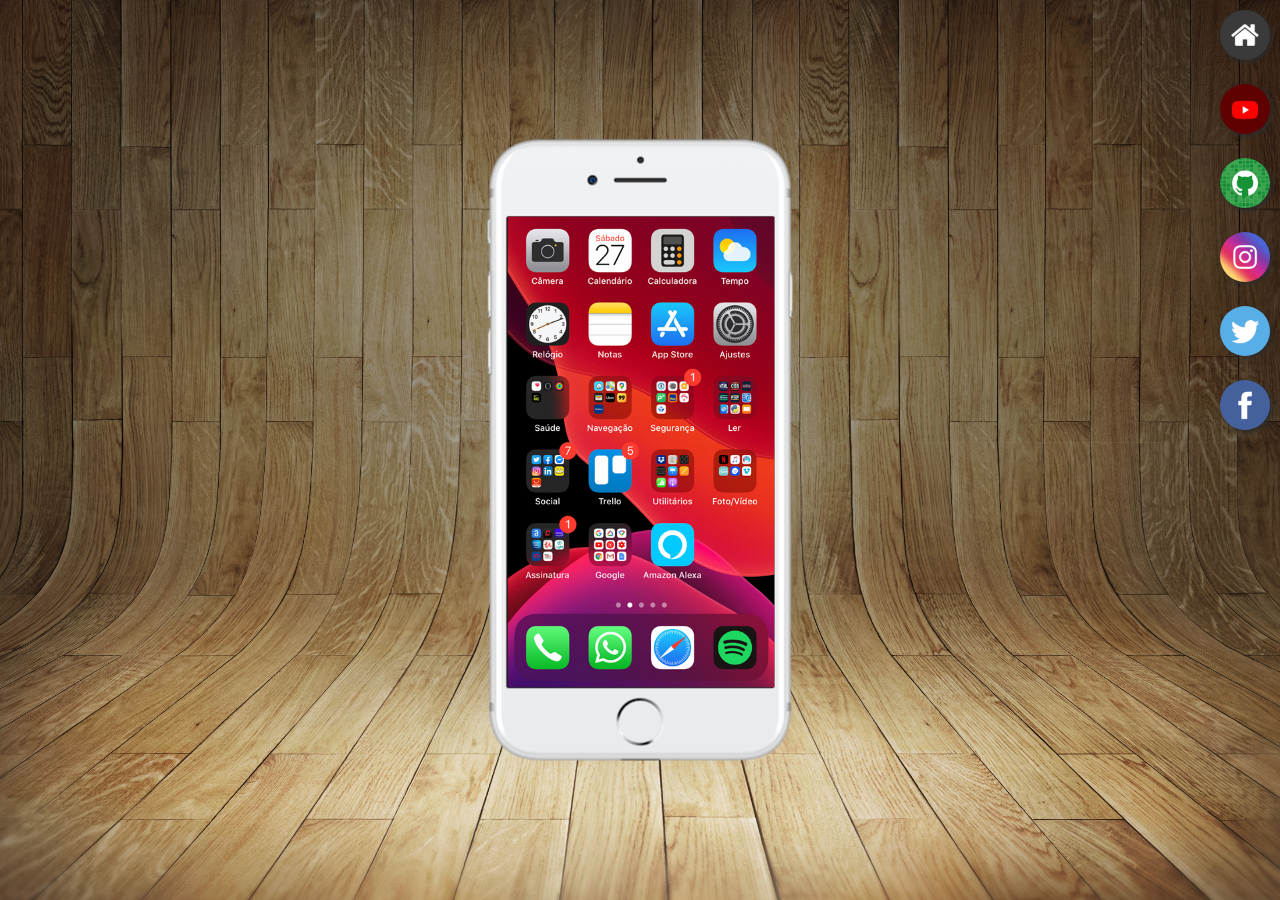
<file: index.html>
<!DOCTYPE html>
<html lang="en">
<head>
    <meta charset="UTF-8">
    <meta name="viewport" content="width=device-width, initial-scale=1.0">
    <link rel="shortcut icon" href="favicon.ico" type="image/x-icon">
    <link rel="stylesheet" href="estilos/style.css">
    <title>Projeto Redes Sociais</title>
</head>
<body>
    <main>
        <section id="telefone">
            <iframe src="home.html" name="tela" id="tela" frameborder="0">
                Seu navegador não é compativel com isso.
            </iframe>
        </section>
        <section id="redes-sociais">
            <a href="home.html" target="tela"><img src="imagens/logo-home.jpg" alt=""></a><br>
            <a href="youtube.html" target="tela"><img src="imagens/logo-youtube.jpg" alt=""></a><br>
            <a href="github.html" target="tela"><img src="imagens/logo-github.jpg" alt=""></a><br>
            <a href="#" target="tela"><img src="imagens/logo-instagram.jpg" alt=""></a><br>
            <a href="#" target="tela"><img src="imagens/logo-twitter.jpg" alt=""></a><br>
            <a href="#" target="tela"><img src="imagens/logo-facebook.jpg" alt=""></a><br>
        </section>
    </main>
</body>
</html>
</file>
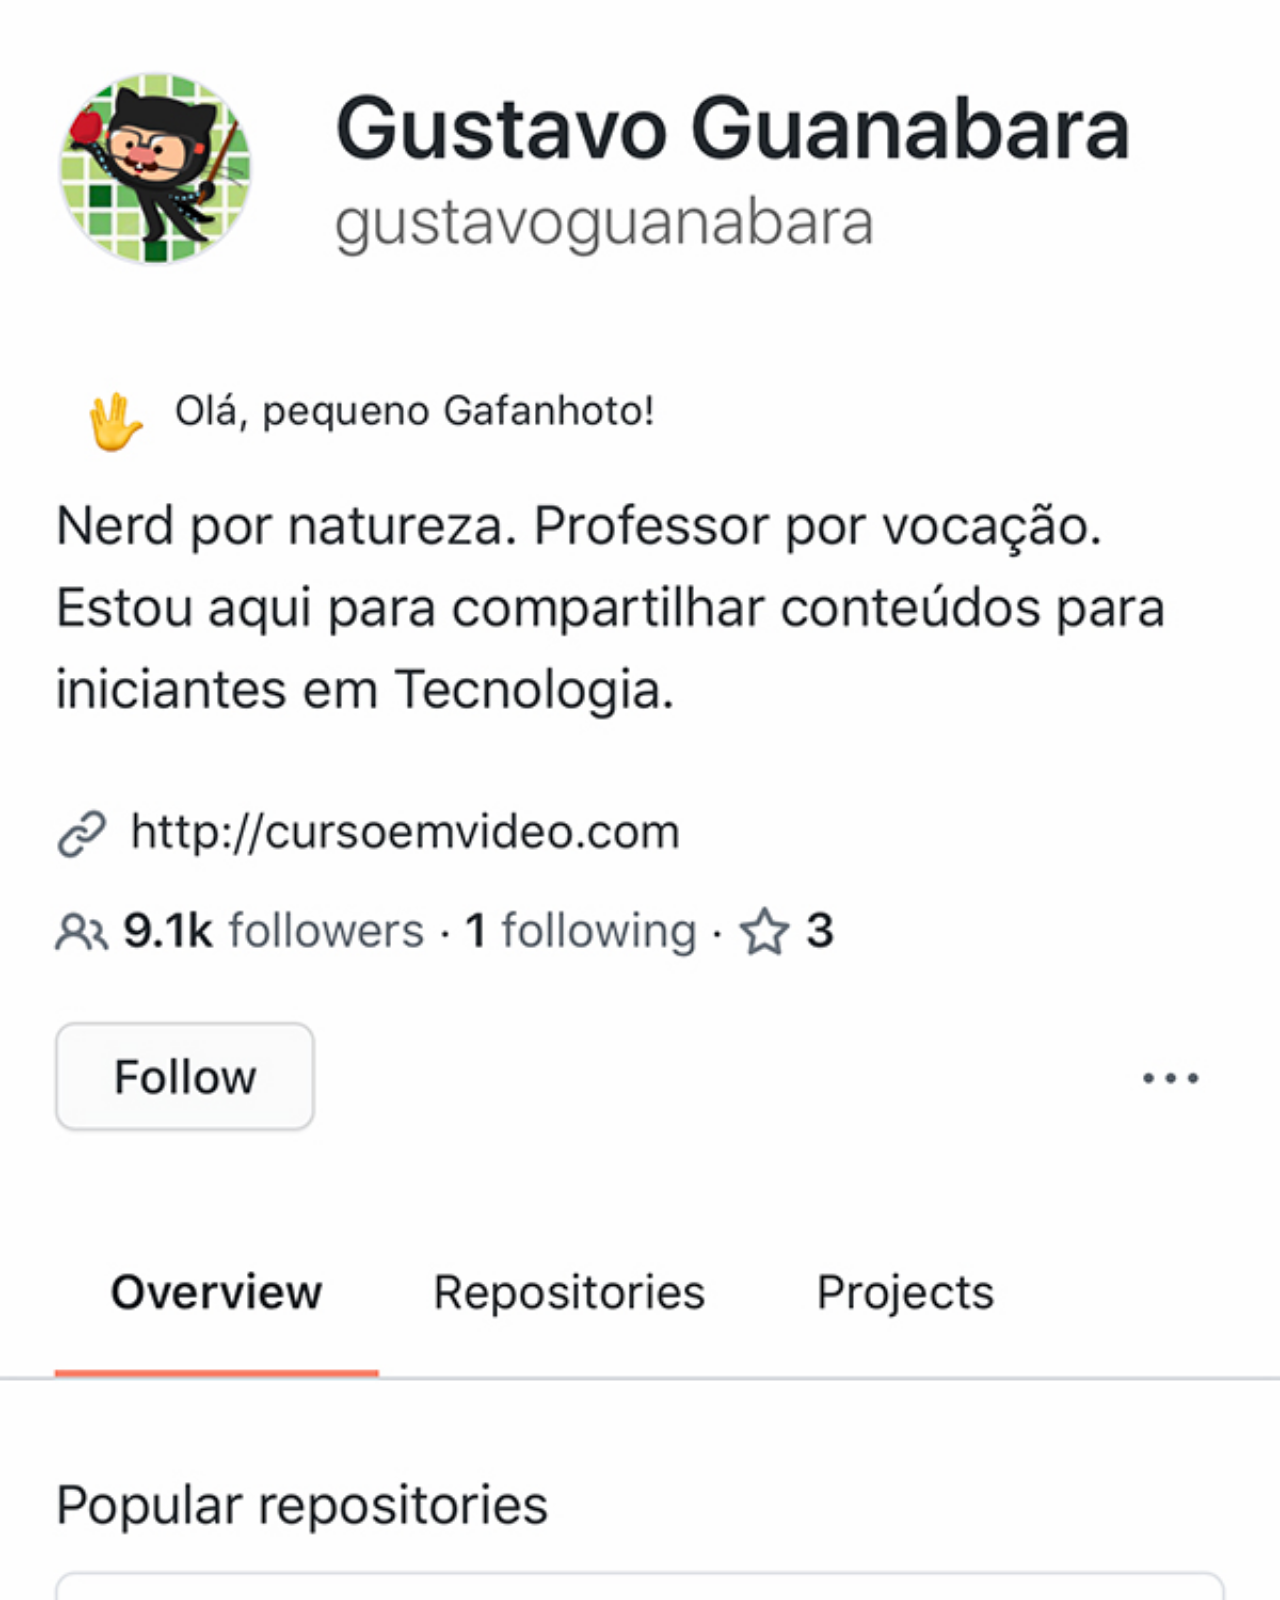
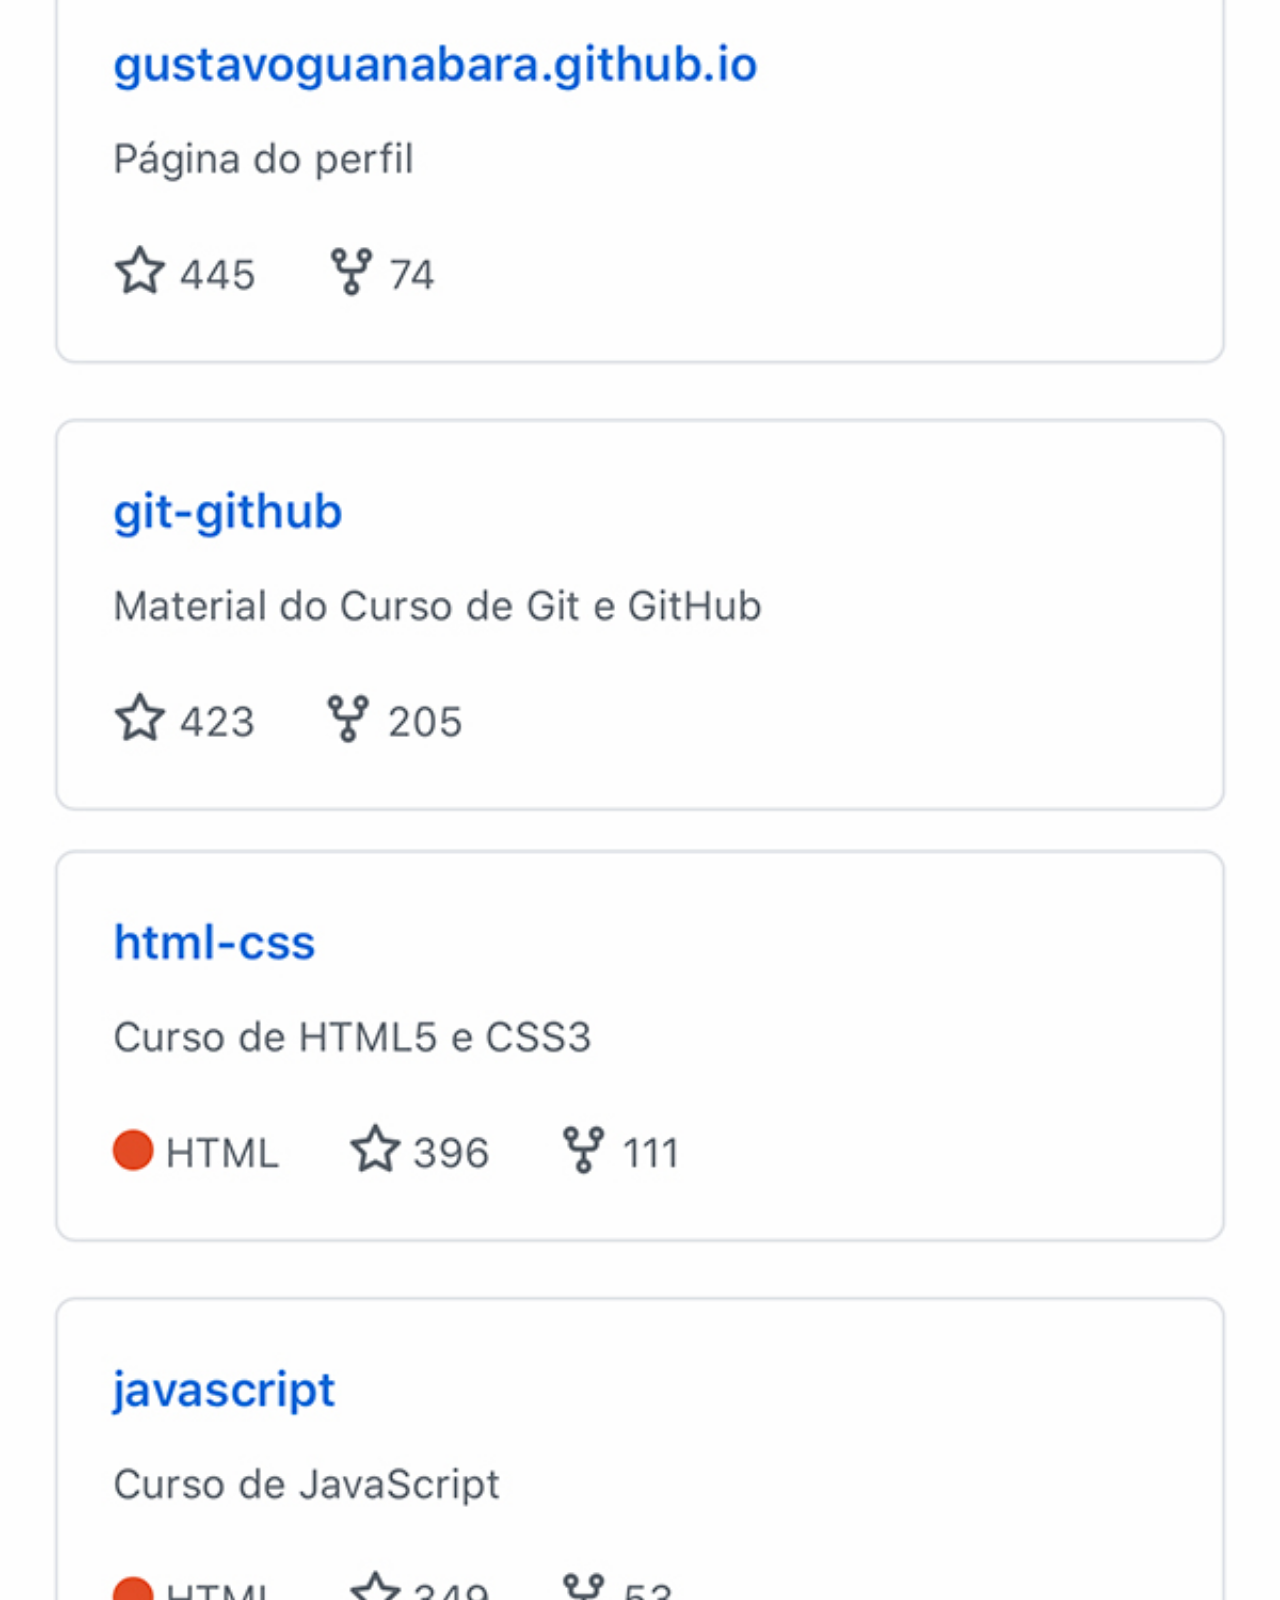
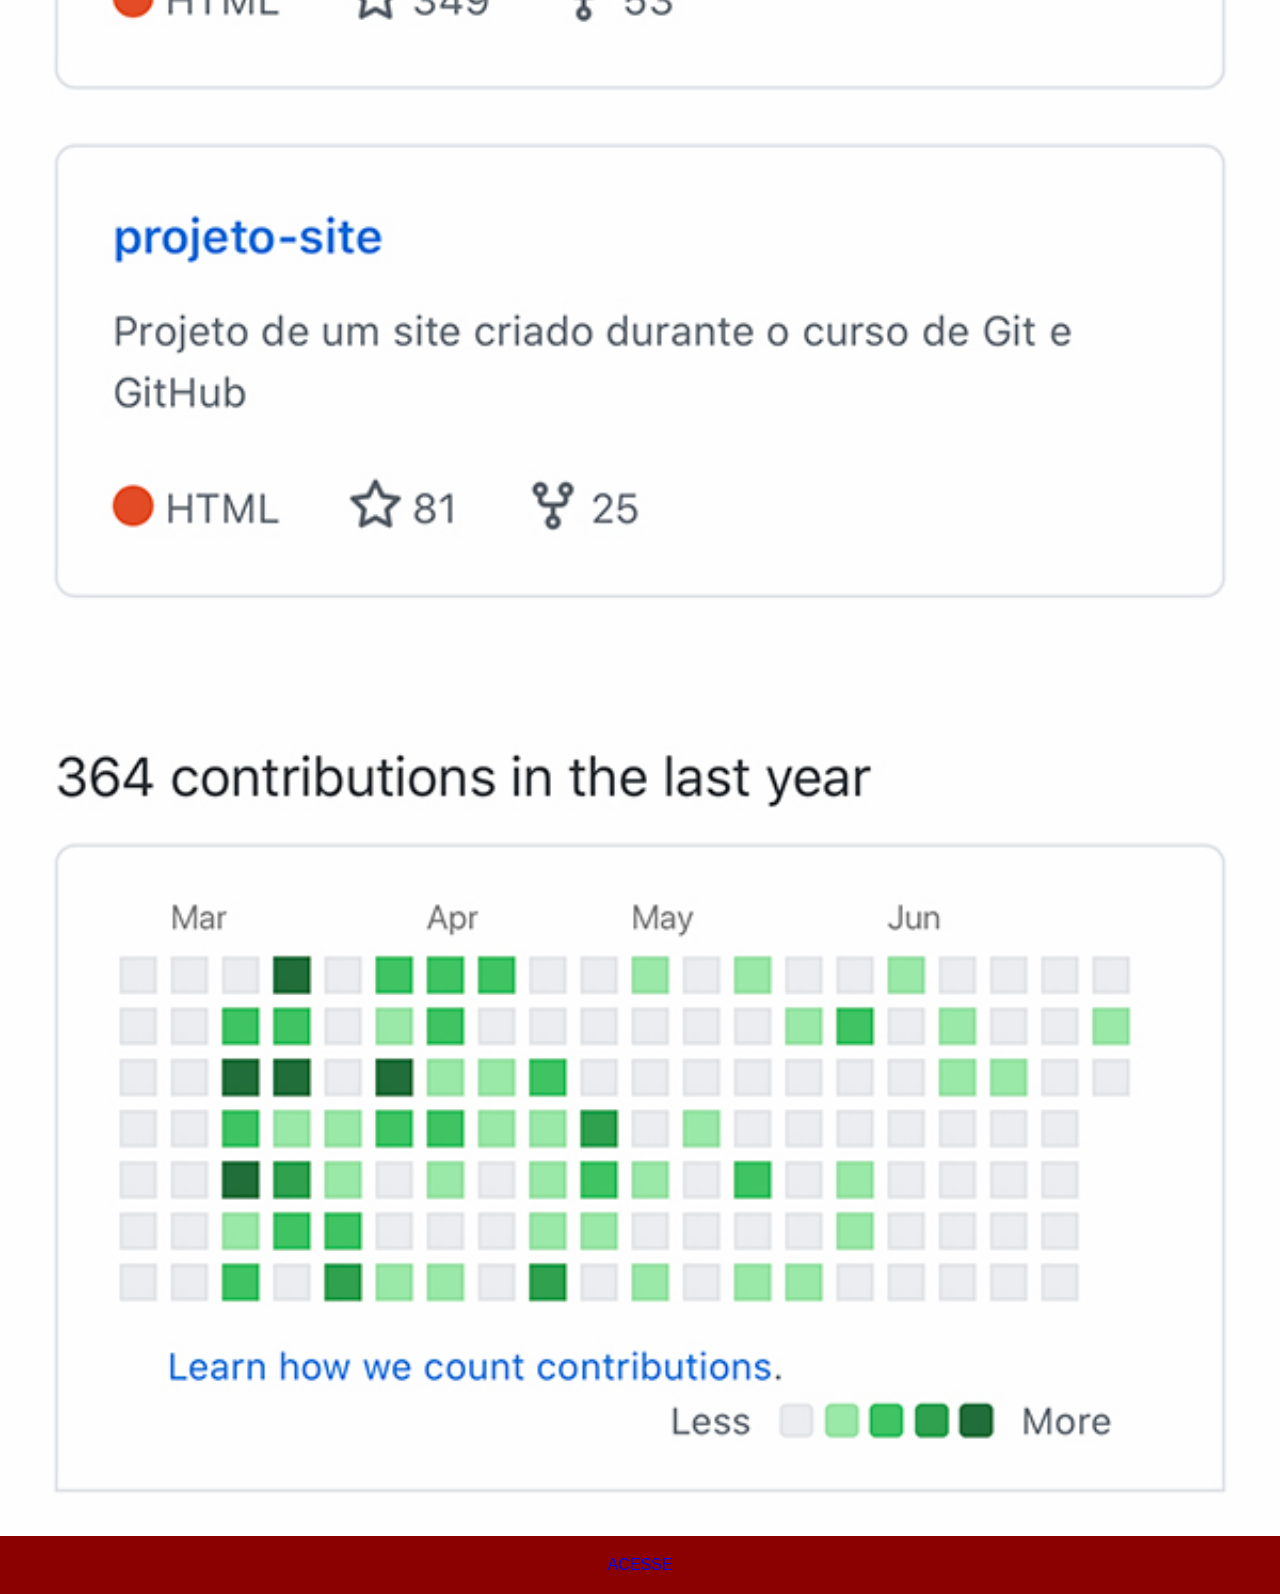
<file: github.html>
<!DOCTYPE html>
<html lang="en">
<head>
    <meta charset="UTF-8">
    <meta name="viewport" content="width=device-width, initial-scale=1.0">
    <title>Youtube</title>
  <link rel="stylesheet" href="estilos/social.css">
</head>
<body>
    <img src="imagens/tela-github.jpg" alt="github">
    <a href="#" target="_blank">ACESSE</a>
</body>
</html>
</file>
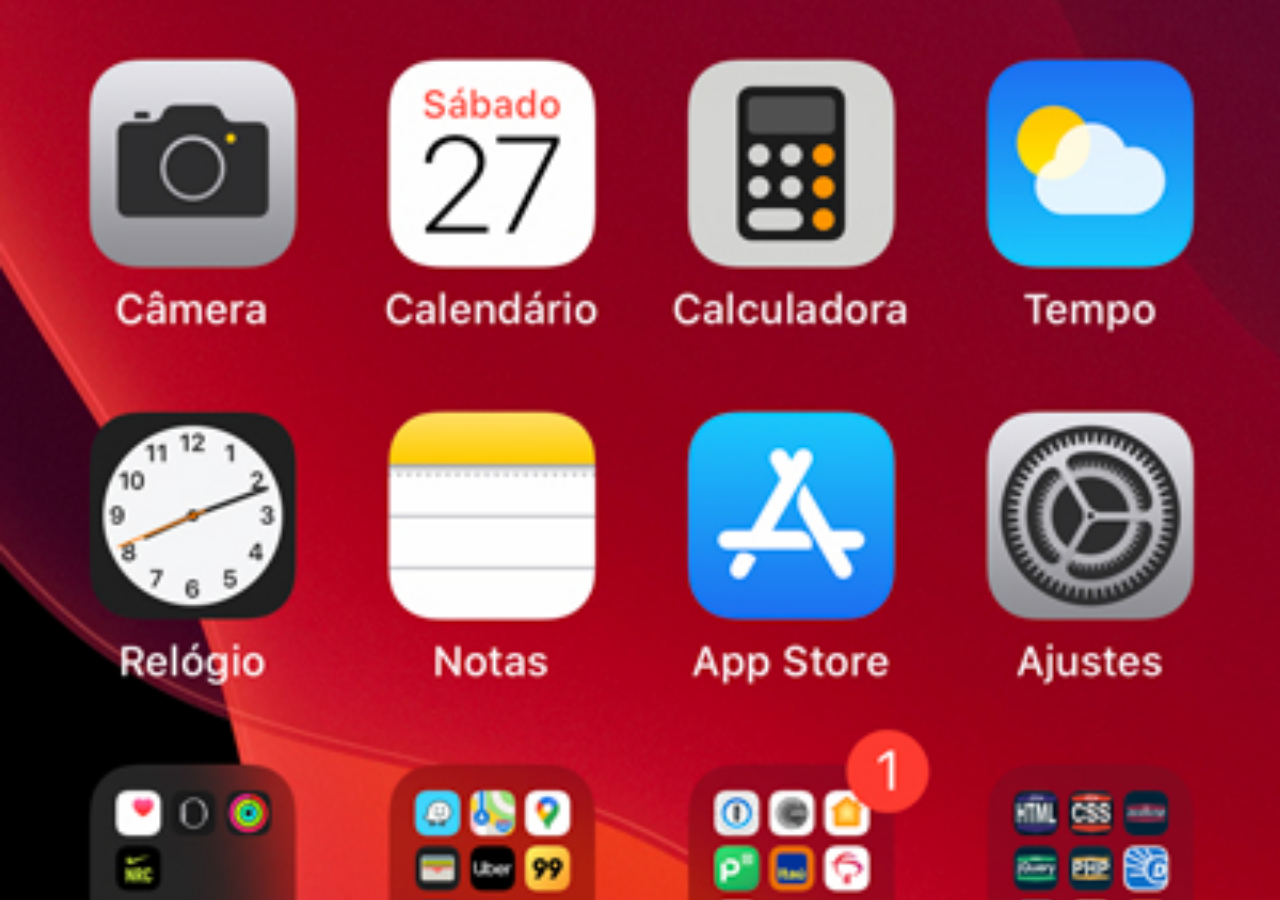
<file: home.html>
<!DOCTYPE html>
<html lang="en">
<head>
    <meta charset="UTF-8">
    <meta name="viewport" content="width=device-width, initial-scale=1.0">
    <title>home</title>
</head>
<style>
    * {
        margin: 0px;
        margin: 0px;
    }

    body {
        width: 100vw;
        height: 100vh;
        background: black url('imagens/tela-home.jpg') no-repeat top center;
        background-size: cover;
    }
</style>
<body>
    
</body>
</html>
</file>
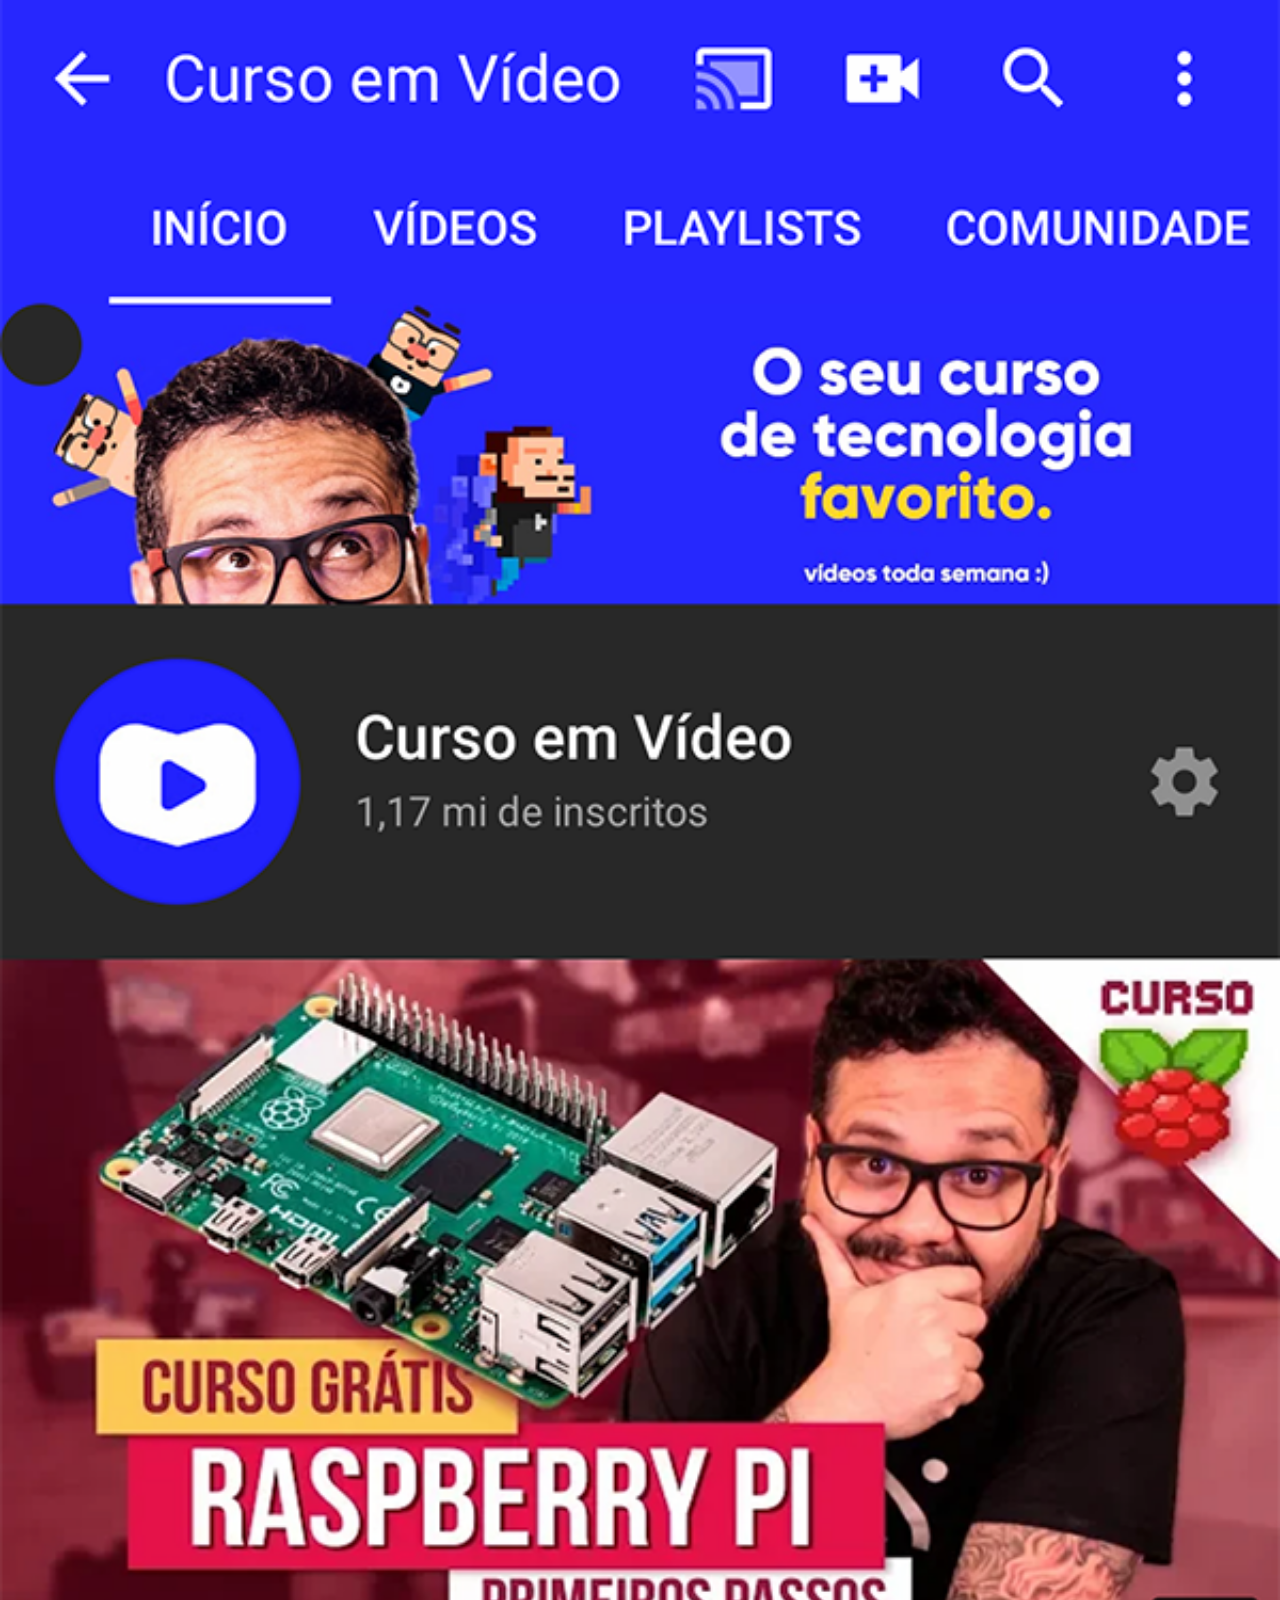
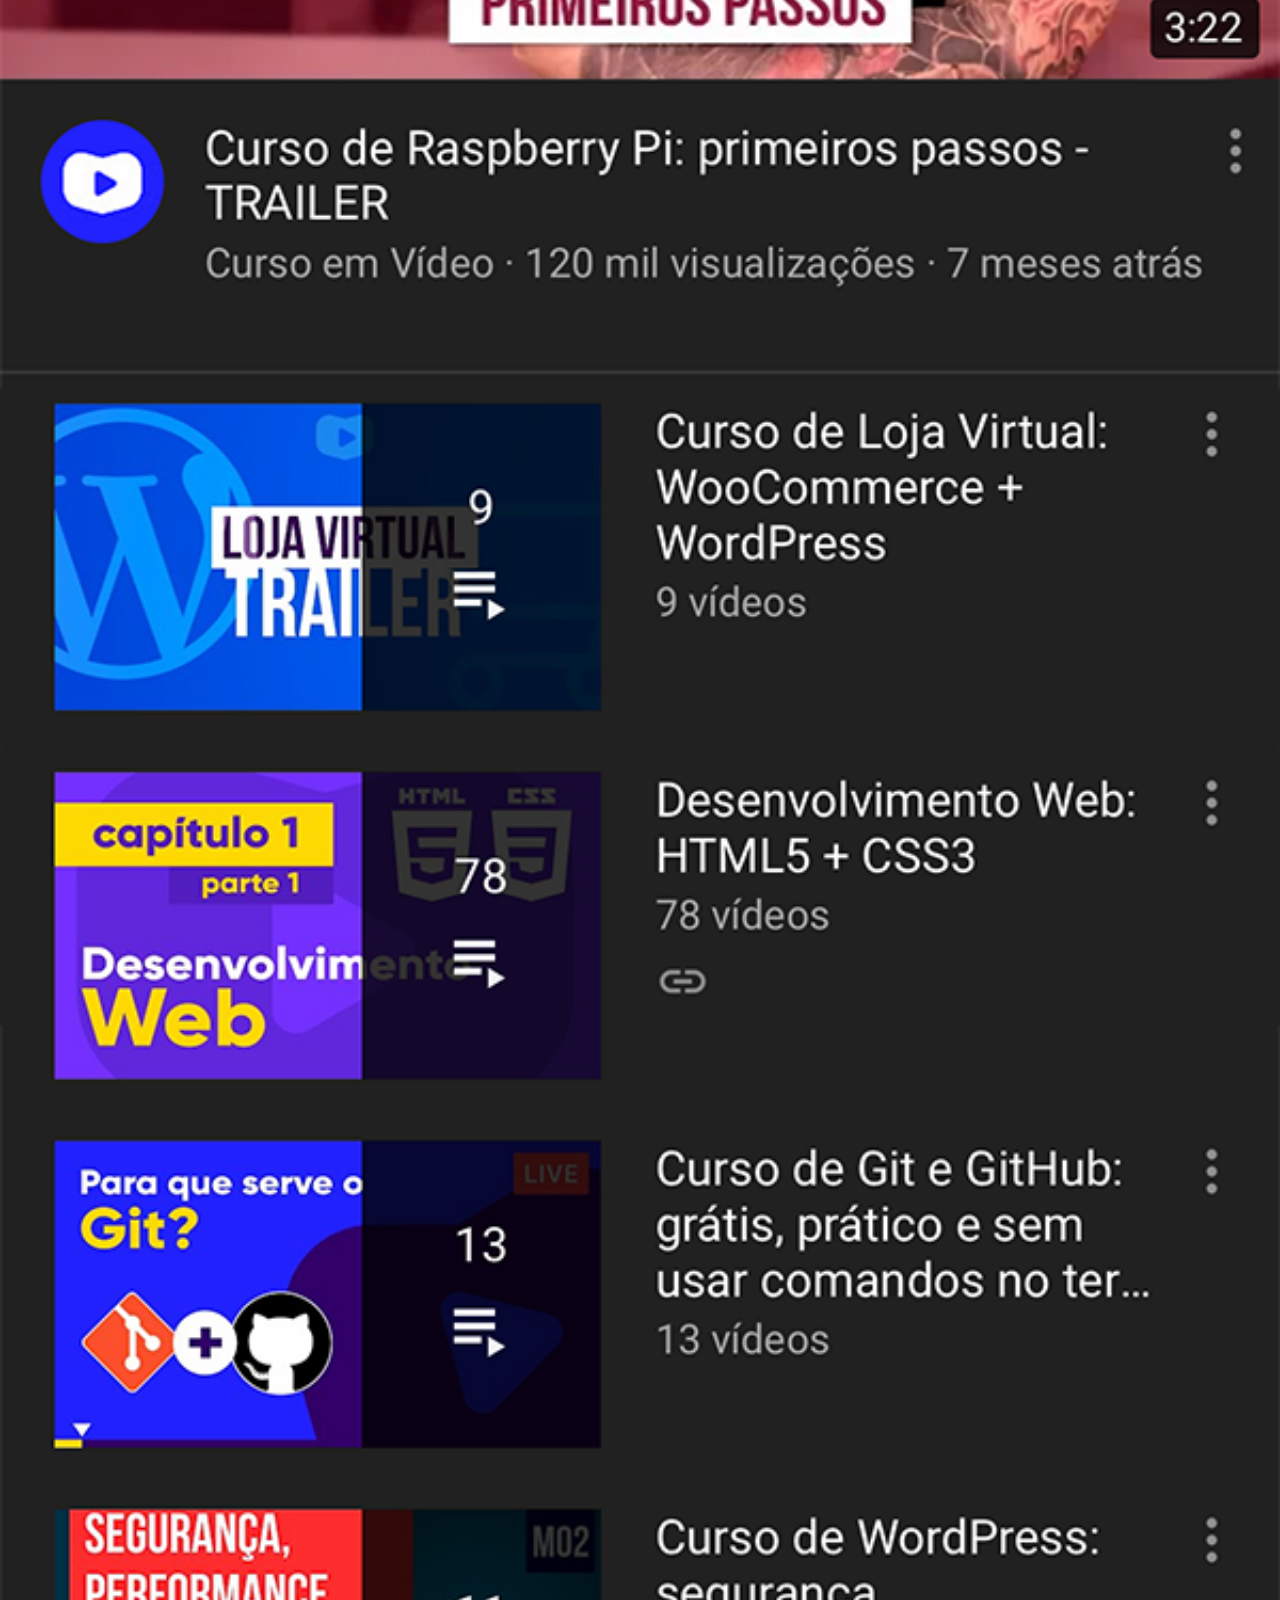
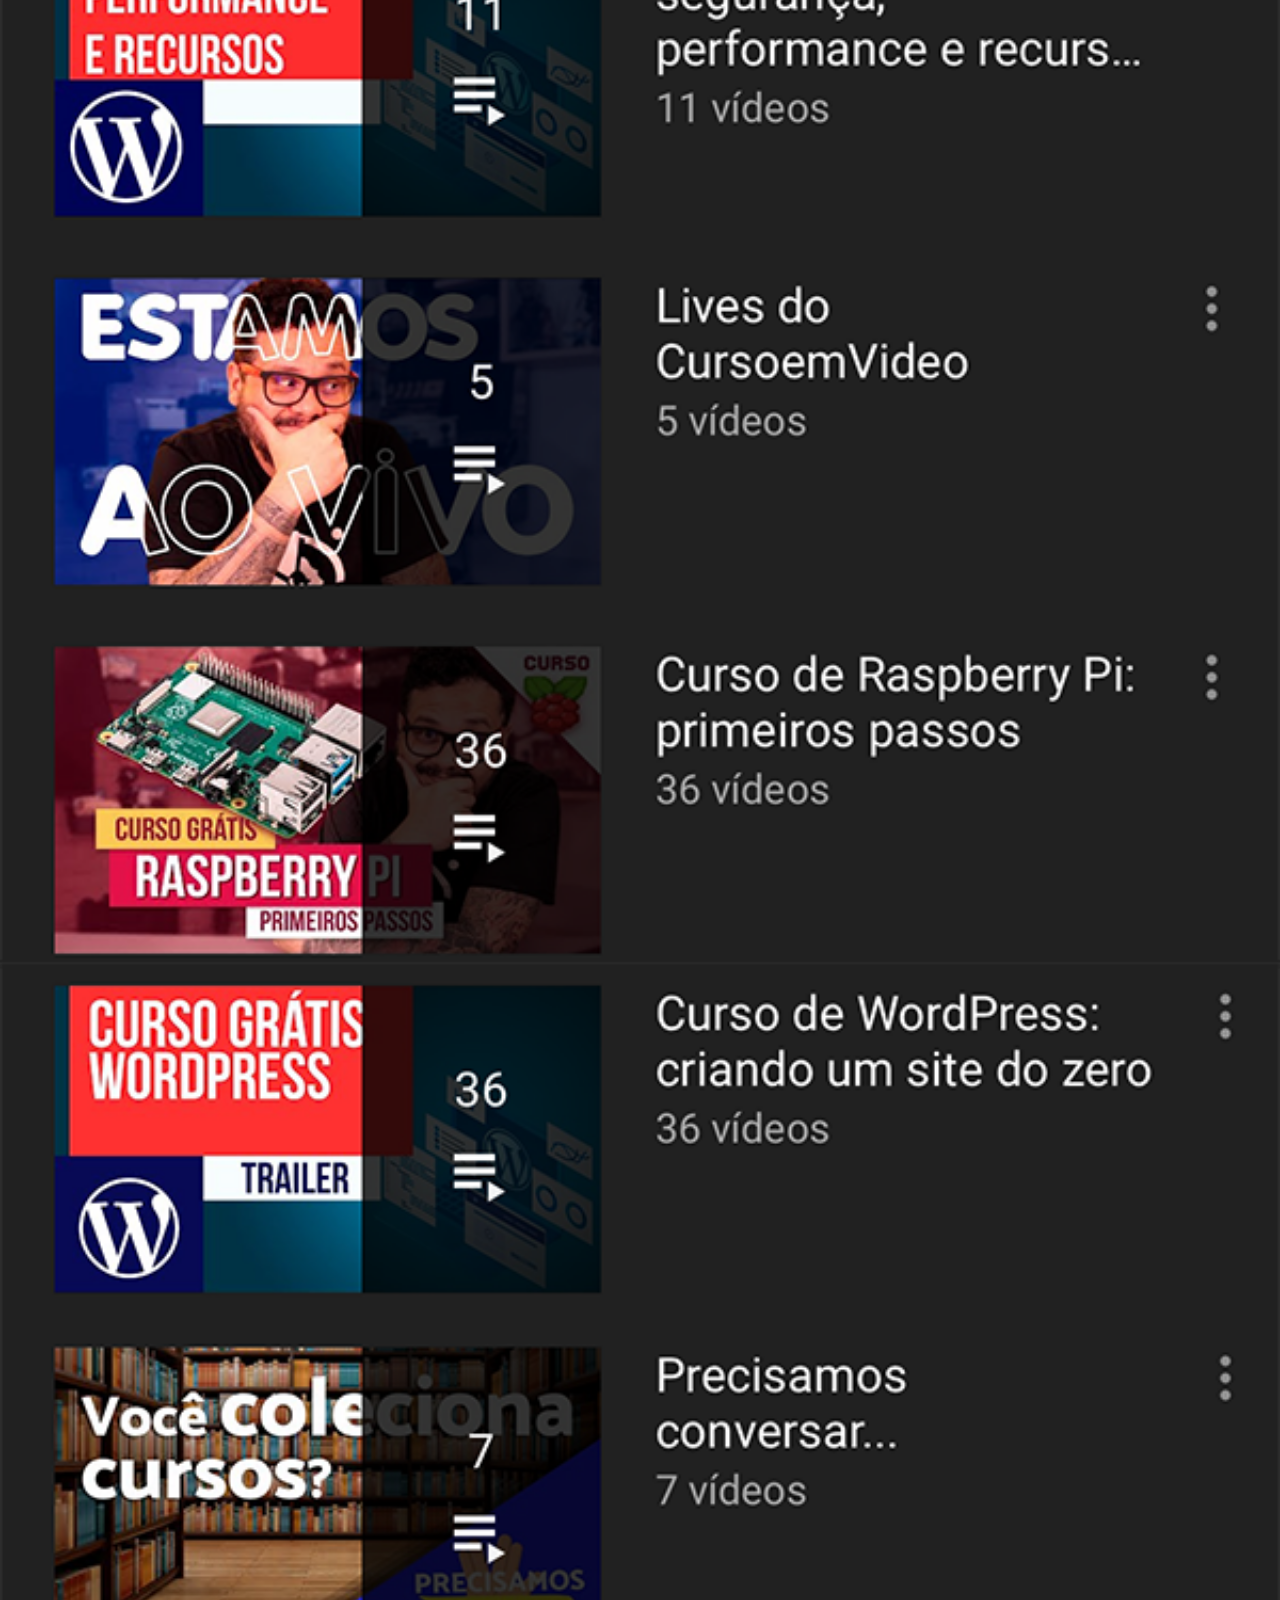
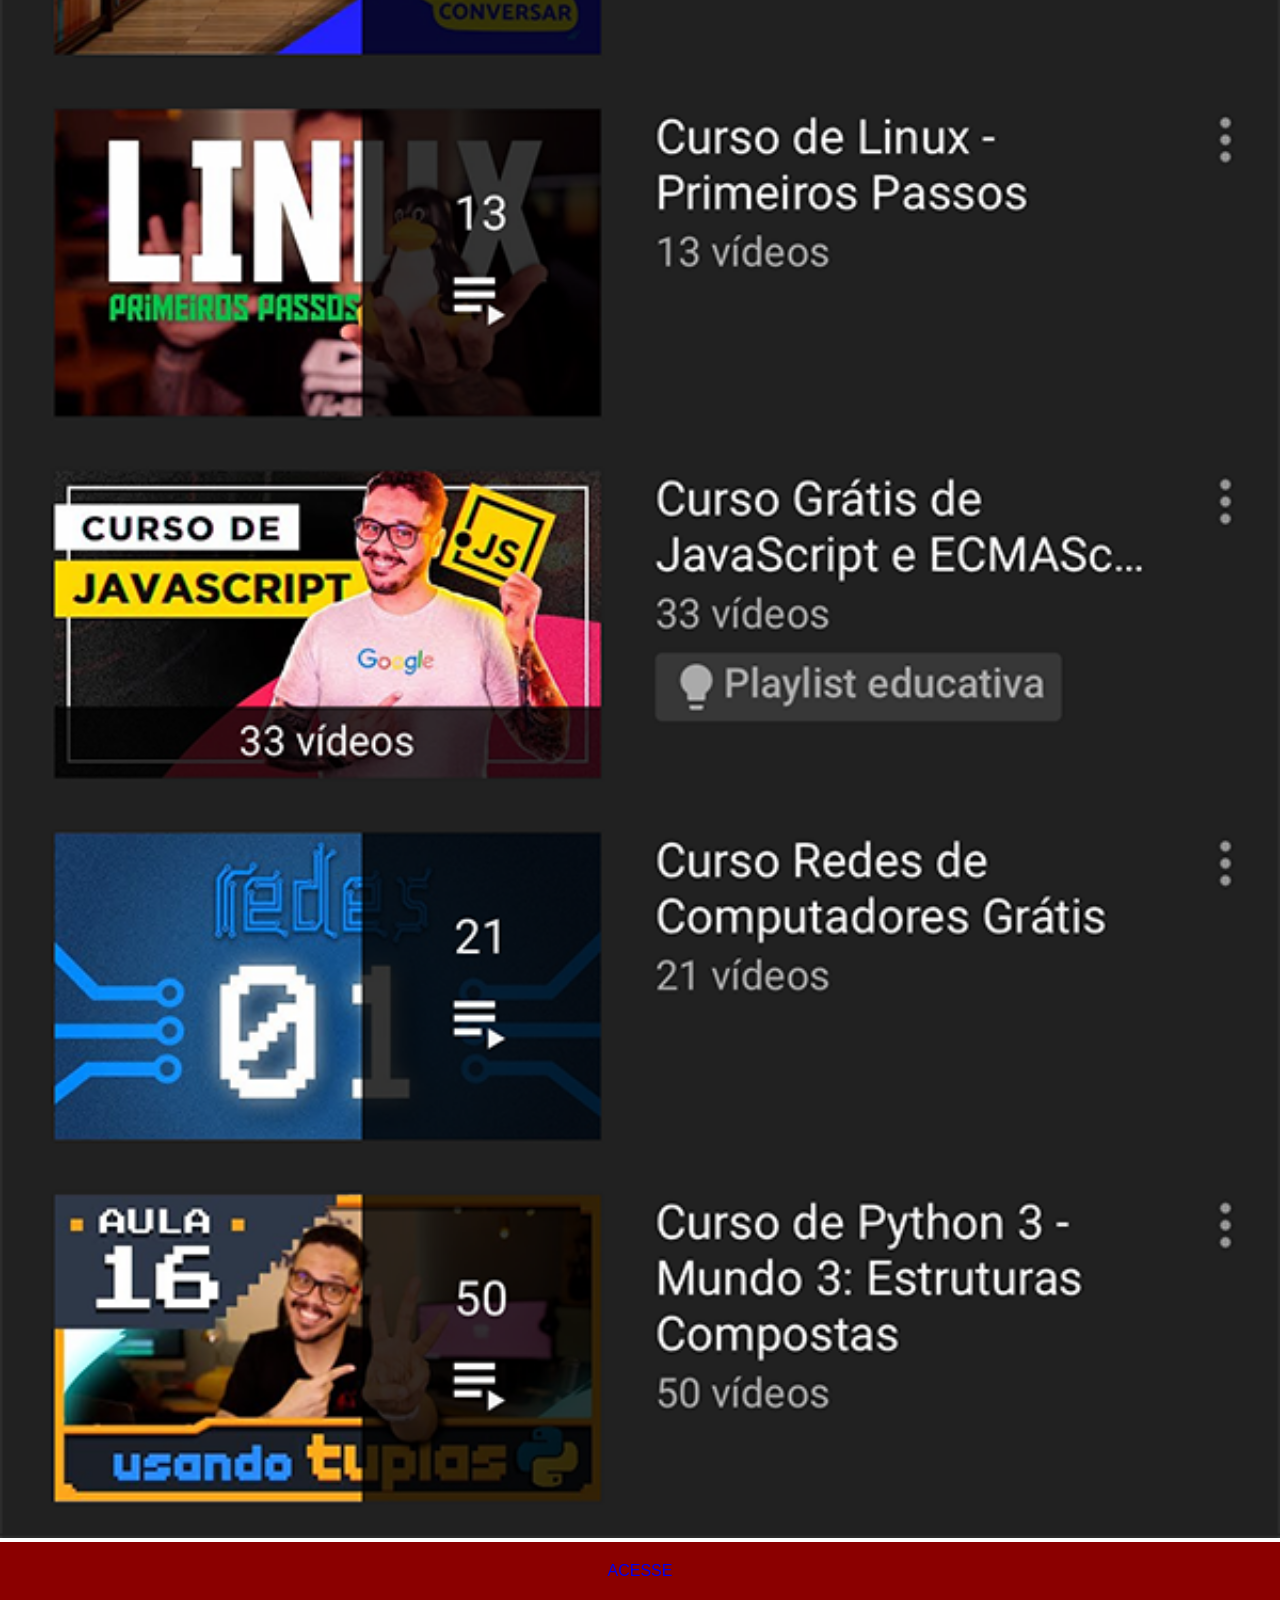
<file: youtube.html>
<!DOCTYPE html>
<html lang="en">
<head>
    <meta charset="UTF-8">
    <meta name="viewport" content="width=device-width, initial-scale=1.0">
    <title>Youtube</title>
  <link rel="stylesheet" href="estilos/social.css">
</head>
<body>
    <img src="imagens/tela-youtube.png" alt="youtube">
    <a href="#" target="_blank">ACESSE</a>
</body>
</html>
</file>
<file: estilos/style.css>
@charset "UTF-8";


* {
    padding: 0px;
    margin: 0px;
    font-family: Arial, Helvetica, sans-serif;
}

html, body {
    height: 100vh;
    width: 100vw;
    background-color: black;
}

body {
    background: url(../imagens/fundo-madeira.jpg) no-repeat top center;
    background-size: cover;
    background-attachment: fixed;
}

main {
    position: relative;
 height: 100vh;
 
}

section#telefone {
    position: absolute;
    top: 50%;
    left: 50%;
    transform: translate(-50%, -50%);
    height: 627px;
    width: 311px;
    background: url(../imagens/frame-iphone.png) no-repeat;
}

iframe#tela {
    position: relative;
    top: 80px;
    left: 23px;
    width: 267px;
    height: 471px;
}

section#redes-sociais {
    text-align: right;
}

section#redes-sociais > a > img {
        width: 50px;
        margin: 10px;
        border-radius: 50%;
        box-shadow: 2px 2px 5px rgb(44, 44, 44);
        box-sizing: border-box;
}

section#redes-sociais img:hover {
    border: 2px solid rgba(255, 255, 255, 0.526);
    transform: translate(-3px, -3px);
    box-shadow: 5px 5px 10px black;
    transition: transform 0.5s;
}
</file>
<file: estilos/social.css>
@charset "UTF-8";
  
  * {

            margin: 0px;
            padding: 0px;
            font-family: Arial, Helvetica, sans-serif;
        }


            ::-webkit-scrollbar {
                width: 0px;
                height: 0px;
            }

       img {
            width: 100vw;
        }

        a {

            display: block;
            background-color: darkred;
            padding: 20px;
            text-align: center;
            text-decoration: bold;
            text-decoration: none;
        }

        a:hover  {
            background-color: red;
        }
</file>
